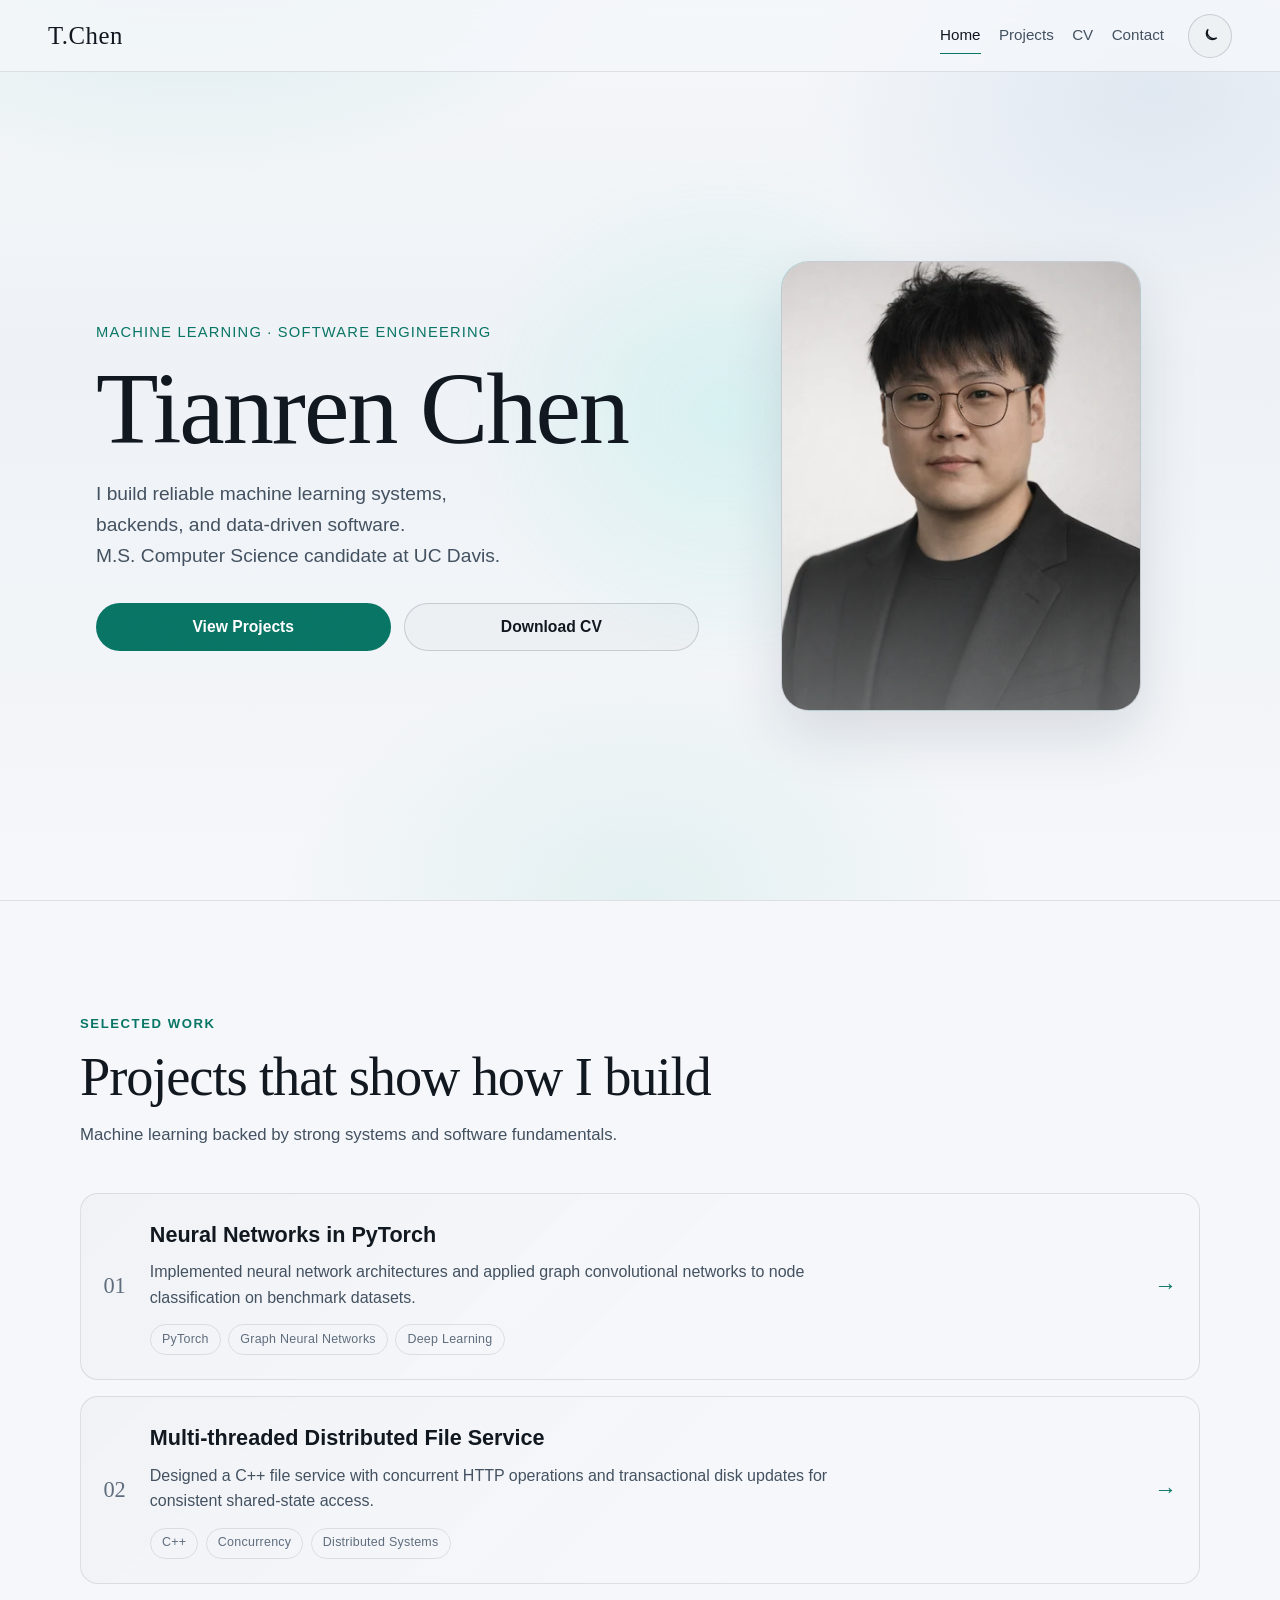
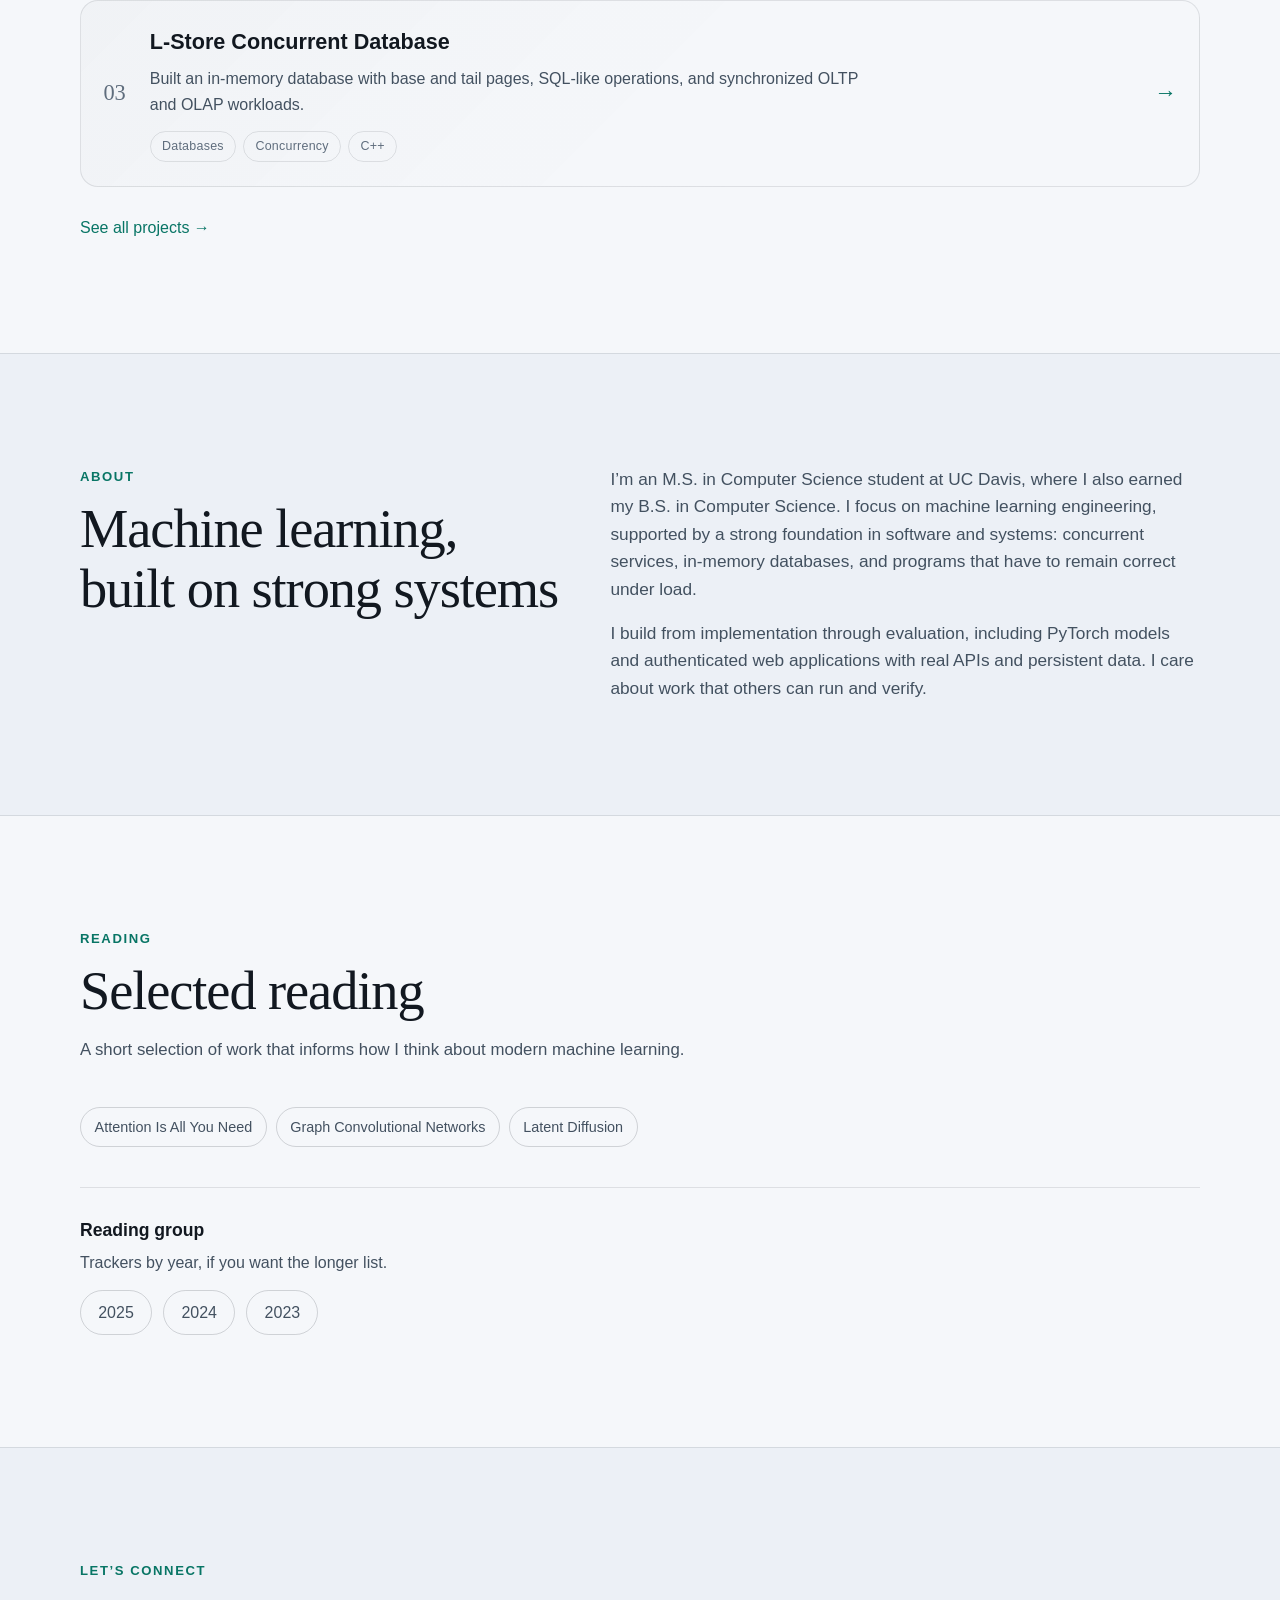
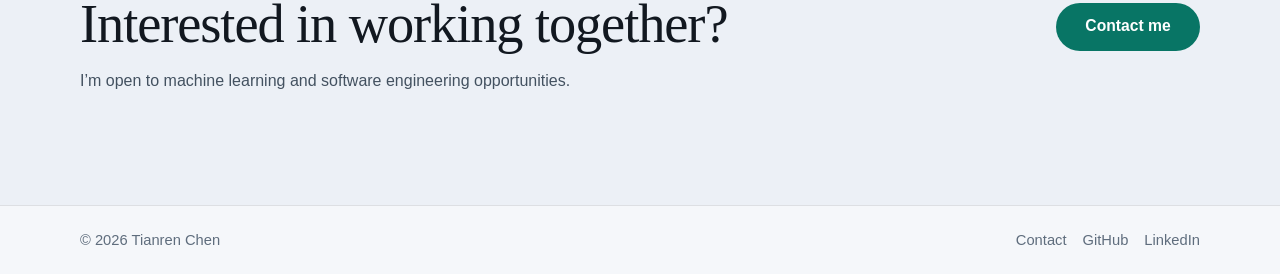
<file: index.html>
<!DOCTYPE html>
<html lang="en">
<head>
  <meta charset="UTF-8" />
  <meta name="viewport" content="width=device-width, initial-scale=1.0, viewport-fit=cover" />
  <meta http-equiv="Content-Security-Policy" content="default-src 'self'; script-src 'self' 'unsafe-inline'; style-src 'self' 'unsafe-inline' https://fonts.googleapis.com; font-src https://fonts.gstatic.com; img-src 'self' data:; connect-src 'self' https://formspree.io; form-action https://formspree.io; object-src 'none'; base-uri 'self'" />
  <meta name="description" content="Tianren Chen — Machine Learning and Software Engineer building reliable ML systems, backends, and data-driven software." />
  <meta name="keywords" content="Tianren Chen, Computer Science, UC Davis, Software Engineering, AI, Machine Learning, Portfolio" />
  <meta name="author" content="Tianren Chen" />
  <meta name="robots" content="index, follow" />

  <meta property="og:title" content="Tianren Chen — Machine Learning &amp; Software Engineer" />
  <meta property="og:description" content="Building reliable ML systems, backends, and data-driven software." />
  <meta property="og:type" content="website" />
  <meta property="og:url" content="https://ctrterry.github.io/" />
  <meta property="og:image" content="https://ctrterry.github.io/assets/img/og.jpg" />

  <meta name="twitter:card" content="summary_large_image" />
  <meta name="twitter:title" content="Tianren Chen — Machine Learning &amp; Software Engineer" />
  <meta name="twitter:description" content="Building reliable ML systems, backends, and data-driven software." />
  <meta name="twitter:image" content="https://ctrterry.github.io/assets/img/og.jpg" />

  <title>Tianren Chen — Machine Learning &amp; Software Engineer</title>
  <link rel="canonical" href="https://ctrterry.github.io/" />
  <link rel="icon" type="image/svg+xml" href="assets/img/favicon.svg" />
  <link rel="icon" type="image/x-icon" href="assets/img/favicon.ico" />
  <script type="application/ld+json">
    {
      "@context": "https://schema.org",
      "@type": "Person",
      "name": "Tianren Chen",
      "url": "https://ctrterry.github.io/",
      "image": "https://ctrterry.github.io/assets/img/og.jpg",
      "jobTitle": "Machine Learning and Software Engineer",
      "email": "mailto:ctrterry@gmail.com",
      "alumniOf": [
        { "@type": "CollegeOrUniversity", "name": "University of California, Davis" }
      ],
      "sameAs": [
        "https://github.com/ctrterry",
        "https://www.linkedin.com/in/ctrterry"
      ]
    }
  </script>

  <link rel="preconnect" href="https://fonts.googleapis.com" />
  <link rel="preconnect" href="https://fonts.gstatic.com" crossorigin />
  <link href="https://fonts.googleapis.com/css2?family=Instrument+Serif:ital@0;1&family=Outfit:wght@300;400;500;600;700&display=swap" rel="stylesheet" />
  <link rel="stylesheet" href="styles/style.css" />
  <script>
    (function () {
      try {
        var saved = localStorage.getItem("theme");
        var theme = saved || (window.matchMedia("(prefers-color-scheme: light)").matches ? "light" : "dark");
        document.documentElement.setAttribute("data-theme", theme);
      } catch (e) {
        document.documentElement.setAttribute("data-theme", "dark");
      }
    })();
  </script>
</head>
<body>
  <a class="skip-link" href="#main">Skip to content</a>
  <div class="noise" aria-hidden="true"></div>
  <div class="wrapper">
    <nav class="navbar" aria-label="Primary navigation">
      <a href="/" class="logo">T.Chen</a>
      <div class="nav-right" id="primary-nav">
        <a href="/" class="active" aria-current="page">Home</a>
        <a href="projects.html">Projects</a>
        <a href="resumes/Tianren_Resume_ML.pdf" target="_blank" rel="noopener" aria-label="CV PDF, opens in a new tab">CV</a>
        <a href="contact.html">Contact</a>
      </div>
      <div class="nav-controls">
        <button class="theme-toggle" type="button" aria-label="Switch to light theme" title="Toggle theme">
          <svg class="theme-icon theme-icon-sun" viewBox="0 0 24 24" aria-hidden="true" fill="none" stroke="currentColor" stroke-width="1.8">
            <circle cx="12" cy="12" r="4" />
            <path d="M12 2v2M12 20v2M4.9 4.9l1.4 1.4M17.7 17.7l1.4 1.4M2 12h2M20 12h2M4.9 19.1l1.4-1.4M17.7 6.3l1.4-1.4" />
          </svg>
          <svg class="theme-icon theme-icon-moon" viewBox="0 0 24 24" aria-hidden="true" fill="none" stroke="currentColor" stroke-width="1.8">
            <path d="M21 14.5A8.5 8.5 0 0 1 9.5 3 7 7 0 1 0 21 14.5z" />
          </svg>
        </button>
        <button class="nav-toggle" type="button" aria-label="Open menu" aria-expanded="false" aria-controls="primary-nav">
          <span></span><span></span>
        </button>
      </div>
    </nav>

    <header class="hero">
      <div class="hero-glow" aria-hidden="true"></div>
      <div class="hero-text reveal">
        <p class="hero-role">Machine Learning · Software Engineering</p>
        <h1>Tianren Chen</h1>
        <p class="hero-lead">
          I build reliable machine learning systems,<br>
          backends, and data-driven software.<br>
          M.S. Computer Science candidate at UC Davis.
        </p>
        <div class="hero-actions">
          <a href="projects.html" class="btn-primary">View Projects</a>
          <a href="resumes/Tianren_Resume_ML.pdf" download class="btn-ghost" aria-label="Download CV PDF">Download CV</a>
        </div>
      </div>
      <div class="hero-visual reveal" data-delay="1">
        <div class="hero-frame">
          <img src="assets/img/self.webp" alt="Portrait of Tianren Chen" width="720" height="900" fetchpriority="high" />
        </div>
      </div>
    </header>

    <section id="main" class="section work-section">
      <div class="section-inner">
        <div class="section-head reveal">
          <p class="eyebrow">Selected work</p>
          <h2>Projects that show how I build</h2>
          <p class="section-sub">Machine learning backed by strong systems and software fundamentals.</p>
        </div>

        <div class="work-list">
          <a href="projects.html#deep-learning-course-project" class="work-item reveal">
            <span class="work-index">01</span>
            <div class="work-copy">
              <h3>Neural Networks in PyTorch</h3>
              <p>Implemented neural network architectures and applied graph convolutional networks to node classification on benchmark datasets.</p>
              <ul class="work-tags">
                <li>PyTorch</li>
                <li>Graph Neural Networks</li>
                <li>Deep Learning</li>
              </ul>
            </div>
            <span class="work-arrow" aria-hidden="true">→</span>
          </a>

          <a href="projects.html#distributed-fs" class="work-item reveal" data-delay="1">
            <span class="work-index">02</span>
            <div class="work-copy">
              <h3>Multi-threaded Distributed File Service</h3>
              <p>Designed a C++ file service with concurrent HTTP operations and transactional disk updates for consistent shared-state access.</p>
              <ul class="work-tags">
                <li>C++</li>
                <li>Concurrency</li>
                <li>Distributed Systems</li>
              </ul>
            </div>
            <span class="work-arrow" aria-hidden="true">→</span>
          </a>

          <a href="projects.html#lstore-db" class="work-item reveal" data-delay="2">
            <span class="work-index">03</span>
            <div class="work-copy">
              <h3>L-Store Concurrent Database</h3>
              <p>Built an in-memory database with base and tail pages, SQL-like operations, and synchronized OLTP and OLAP workloads.</p>
              <ul class="work-tags">
                <li>Databases</li>
                <li>Concurrency</li>
                <li>C++</li>
              </ul>
            </div>
            <span class="work-arrow" aria-hidden="true">→</span>
          </a>
        </div>

        <div class="section-cta reveal">
          <a href="projects.html" class="text-link">See all projects →</a>
        </div>
      </div>
    </section>

    <section id="about" class="section about-section">
      <div class="section-inner about-grid">
        <div class="section-head reveal">
          <p class="eyebrow">About</p>
          <h2>Machine learning, built on strong systems</h2>
        </div>
        <div class="about-copy reveal" data-delay="1">
          <p>
            I’m an M.S. in Computer Science student at UC Davis, where I also earned my B.S. in Computer Science.
            I focus on machine learning engineering, supported by a strong foundation in software and systems:
            concurrent services, in-memory databases, and programs that have to remain correct under load.
          </p>
          <p>
            I build from implementation through evaluation, including PyTorch models and authenticated
            web applications with real APIs and persistent data. I care about work that others can run and verify.
          </p>
        </div>
      </div>
    </section>

    <section id="reading" class="section reading-section">
      <div class="section-inner">
        <div class="section-head reveal">
          <p class="eyebrow">Reading</p>
          <h2>Selected reading</h2>
          <p class="section-sub">A short selection of work that informs how I think about modern machine learning.</p>
        </div>

        <ul class="reading-list reveal">
          <li><a href="https://arxiv.org/abs/1706.03762" target="_blank" rel="noopener" aria-label="Attention Is All You Need, opens in a new tab">Attention Is All You Need</a></li>
          <li><a href="https://arxiv.org/abs/1609.02907" target="_blank" rel="noopener" aria-label="Graph Convolutional Networks, opens in a new tab">Graph Convolutional Networks</a></li>
          <li><a href="https://arxiv.org/abs/2112.10752" target="_blank" rel="noopener" aria-label="Latent Diffusion, opens in a new tab">Latent Diffusion</a></li>
        </ul>

        <div class="discussion reveal">
          <h3>Reading group</h3>
          <p>Trackers by year, if you want the longer list.</p>
          <ul class="discussion-links">
            <li><a href="https://docs.google.com/spreadsheets/d/1cKKFg2zjILwHBISuJCIMwDJIK0FUtJIftuGG9lLRDSo/edit?gid=2049144862#gid=2049144862" target="_blank" rel="noopener" aria-label="2025 reading tracker, opens in a new tab">2025</a></li>
            <li><a href="https://docs.google.com/spreadsheets/d/1YyNrls0FG1jVtHapDFglOy35CCJlYeoDeOvzx7QsefA/edit?gid=2049144862#gid=2049144862" target="_blank" rel="noopener" aria-label="2024 reading tracker, opens in a new tab">2024</a></li>
            <li><a href="https://docs.google.com/spreadsheets/d/1nPFJScmS9t6R2qLEgY5SeBMo0PCMHR1CASnGC47hFE8/edit?gid=2049144862#gid=2049144862" target="_blank" rel="noopener" aria-label="2023 reading tracker, opens in a new tab">2023</a></li>
          </ul>
        </div>
      </div>
    </section>

    <section class="section contact-cta-section">
      <div class="section-inner contact-cta reveal">
        <div>
          <p class="eyebrow">Let’s connect</p>
          <h2>Interested in working together?</h2>
          <p>I’m open to machine learning and software engineering opportunities.</p>
        </div>
        <a href="contact.html" class="btn-primary">Contact me</a>
      </div>
    </section>

    <footer class="footer">
      <div class="footer-inner">
        <p>&copy; <span id="year"></span> Tianren Chen</p>
        <div class="footer-links">
          <a href="contact.html">Contact</a>
          <a href="https://github.com/ctrterry" target="_blank" rel="noopener" aria-label="GitHub, opens in a new tab">GitHub</a>
          <a href="https://www.linkedin.com/in/ctrterry" target="_blank" rel="noopener" aria-label="LinkedIn, opens in a new tab">LinkedIn</a>
        </div>
      </div>
    </footer>
  </div>

  <script src="js/home.js"></script>
</body>
</html>
</file>
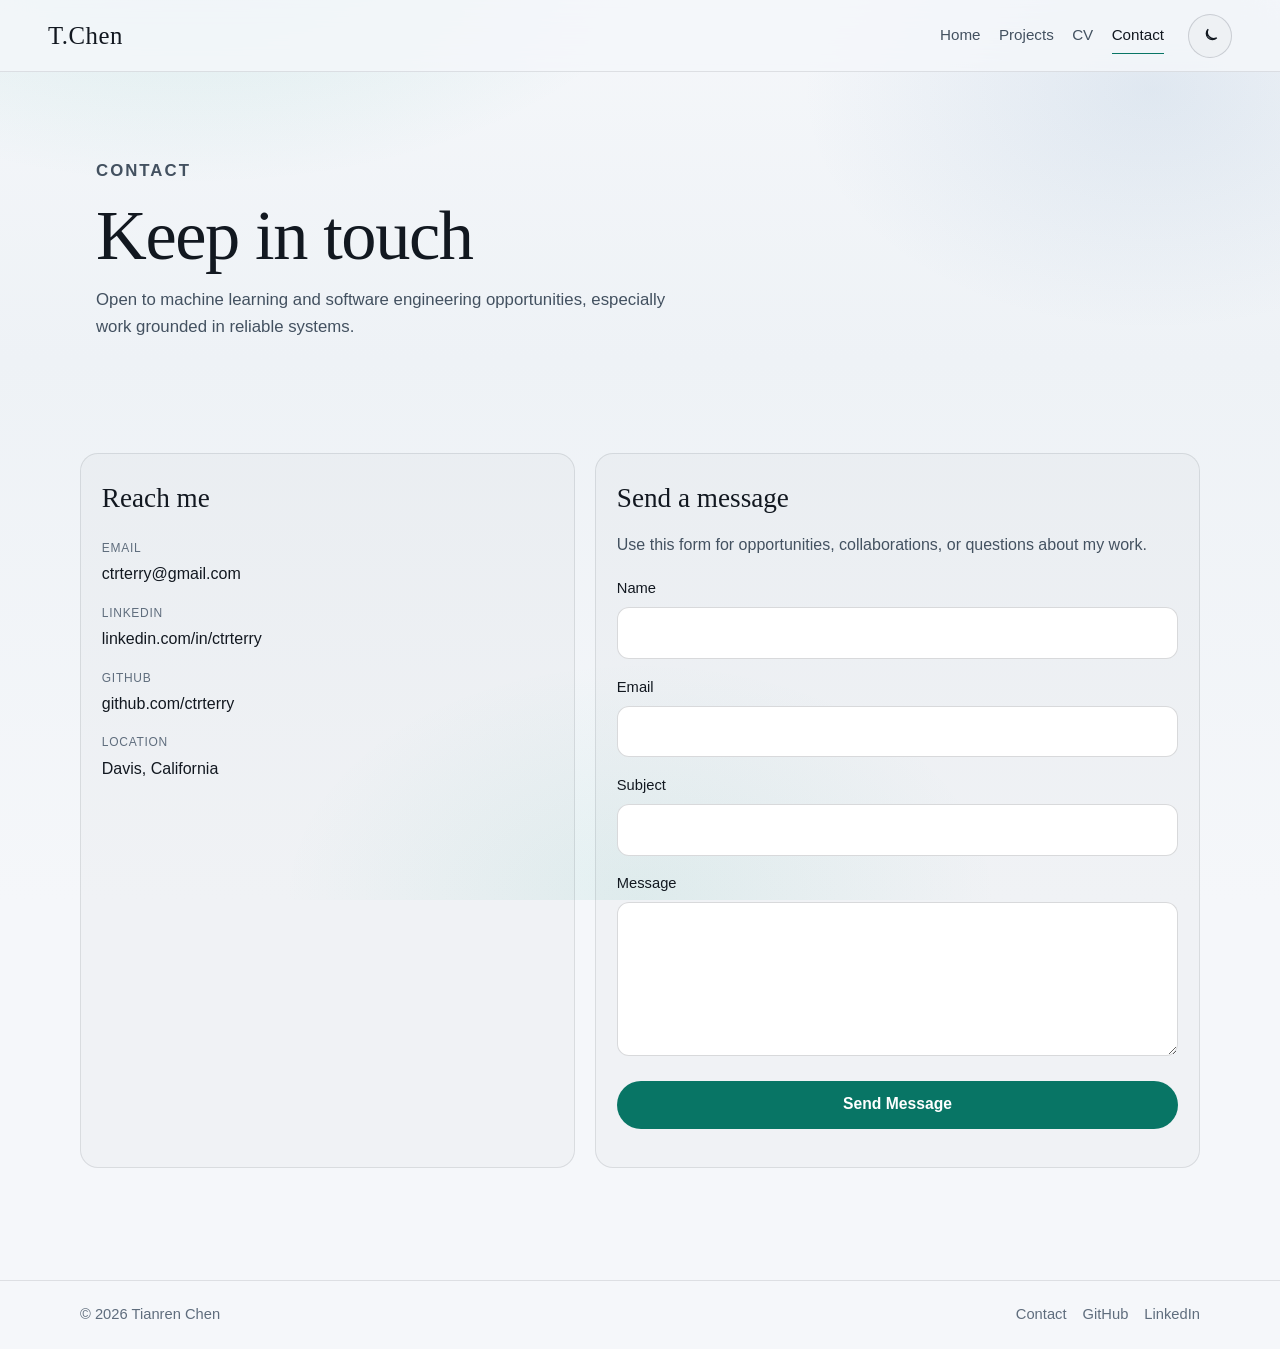
<file: contact.html>
<!DOCTYPE html>
<html lang="en">
<head>
  <meta charset="UTF-8" />
  <meta name="viewport" content="width=device-width, initial-scale=1.0, viewport-fit=cover" />
  <meta http-equiv="Content-Security-Policy" content="default-src 'self'; script-src 'self' 'unsafe-inline'; style-src 'self' 'unsafe-inline' https://fonts.googleapis.com; font-src https://fonts.gstatic.com; img-src 'self' data:; connect-src 'self' https://formspree.io; form-action https://formspree.io; object-src 'none'; base-uri 'self'" />
  <meta name="description" content="Contact Tianren Chen about machine learning and software engineering opportunities." />
  <meta name="keywords" content="Contact Tianren Chen, UC Davis, Software Engineering, AI" />
  <meta name="author" content="Tianren Chen" />
  <meta name="robots" content="index, follow" />

  <meta property="og:title" content="Contact — Tianren Chen" />
  <meta property="og:description" content="Get in touch about machine learning and software engineering opportunities." />
  <meta property="og:type" content="website" />
  <meta property="og:url" content="https://ctrterry.github.io/contact.html" />
  <meta property="og:image" content="https://ctrterry.github.io/assets/img/og.jpg" />

  <meta name="twitter:card" content="summary_large_image" />
  <meta name="twitter:title" content="Contact — Tianren Chen" />
  <meta name="twitter:description" content="Get in touch about machine learning and software engineering opportunities." />
  <meta name="twitter:image" content="https://ctrterry.github.io/assets/img/og.jpg" />

  <title>Contact — Tianren Chen</title>
  <link rel="canonical" href="https://ctrterry.github.io/contact.html" />
  <link rel="icon" type="image/svg+xml" href="assets/img/favicon.svg" />
  <link rel="icon" type="image/x-icon" href="assets/img/favicon.ico" />

  <link rel="preconnect" href="https://fonts.googleapis.com" />
  <link rel="preconnect" href="https://fonts.gstatic.com" crossorigin />
  <link href="https://fonts.googleapis.com/css2?family=Instrument+Serif:ital@0;1&family=Outfit:wght@300;400;500;600;700&display=swap" rel="stylesheet" />
  <link rel="stylesheet" href="styles/style.css" />
  <link rel="stylesheet" href="styles/contact_style.css" />
  <script>
    (function () {
      try {
        var saved = localStorage.getItem("theme");
        var theme = saved || (window.matchMedia("(prefers-color-scheme: light)").matches ? "light" : "dark");
        document.documentElement.setAttribute("data-theme", theme);
      } catch (e) {
        document.documentElement.setAttribute("data-theme", "dark");
      }
    })();
  </script>
</head>
<body>
  <a class="skip-link" href="#main">Skip to content</a>
  <div class="noise" aria-hidden="true"></div>
  <div class="wrapper">
    <nav class="navbar" aria-label="Primary navigation">
      <a href="/" class="logo">T.Chen</a>
      <div class="nav-right" id="primary-nav">
        <a href="/">Home</a>
        <a href="projects.html">Projects</a>
        <a href="resumes/Tianren_Resume_ML.pdf" target="_blank" rel="noopener" aria-label="CV PDF, opens in a new tab">CV</a>
        <a href="contact.html" class="active" aria-current="page">Contact</a>
      </div>
      <div class="nav-controls">
        <button class="theme-toggle" type="button" aria-label="Switch to light theme" title="Toggle theme">
          <svg class="theme-icon theme-icon-sun" viewBox="0 0 24 24" aria-hidden="true" fill="none" stroke="currentColor" stroke-width="1.8">
            <circle cx="12" cy="12" r="4" />
            <path d="M12 2v2M12 20v2M4.9 4.9l1.4 1.4M17.7 17.7l1.4 1.4M2 12h2M20 12h2M4.9 19.1l1.4-1.4M17.7 6.3l1.4-1.4" />
          </svg>
          <svg class="theme-icon theme-icon-moon" viewBox="0 0 24 24" aria-hidden="true" fill="none" stroke="currentColor" stroke-width="1.8">
            <path d="M21 14.5A8.5 8.5 0 0 1 9.5 3 7 7 0 1 0 21 14.5z" />
          </svg>
        </button>
        <button class="nav-toggle" type="button" aria-label="Open menu" aria-expanded="false" aria-controls="primary-nav">
          <span></span><span></span>
        </button>
      </div>
    </nav>

    <header class="page-hero">
      <p class="eyebrow">Contact</p>
      <h1>Keep in touch</h1>
      <p>Open to machine learning and software engineering opportunities, especially work grounded in reliable systems.</p>
    </header>

    <section class="section" id="main">
      <div class="section-inner contact-grid">
        <div class="contact-panel">
          <h2>Reach me</h2>
          <ul class="contact-details">
            <li>
              <span>Email</span>
              <a href="mailto:ctrterry@gmail.com">ctrterry@gmail.com</a>
            </li>
            <li>
              <span>LinkedIn</span>
              <a href="https://www.linkedin.com/in/ctrterry" target="_blank" rel="noopener" aria-label="LinkedIn profile, opens in a new tab">linkedin.com/in/ctrterry</a>
            </li>
            <li>
              <span>GitHub</span>
              <a href="https://github.com/ctrterry" target="_blank" rel="noopener" aria-label="GitHub profile, opens in a new tab">github.com/ctrterry</a>
            </li>
            <li>
              <span>Location</span>
              <span>Davis, California</span>
            </li>
          </ul>
        </div>

        <div class="contact-panel">
          <h2>Send a message</h2>
          <p class="form-note">Use this form for opportunities, collaborations, or questions about my work.</p>
          <form id="contactForm" action="https://formspree.io/f/xovwdwqn" method="POST">
            <div class="form-honeypot" aria-hidden="true">
              <label for="company-website">Leave this field empty</label>
              <input type="text" id="company-website" name="_gotcha" tabindex="-1" autocomplete="off" />
            </div>
            <div class="form-group">
              <label for="name">Name</label>
              <input type="text" id="name" name="name" autocomplete="name" maxlength="100" required />
            </div>
            <div class="form-group">
              <label for="email">Email</label>
              <input type="email" id="email" name="email" autocomplete="email" maxlength="254" required />
            </div>
            <div class="form-group">
              <label for="subject">Subject</label>
              <input type="text" id="subject" name="subject" maxlength="150" required />
            </div>
            <div class="form-group">
              <label for="message">Message</label>
              <textarea id="message" name="message" rows="5" maxlength="5000" required></textarea>
            </div>
            <button type="submit" class="btn-primary submit-btn">Send Message</button>
          </form>
          <div id="form-status" class="form-status" role="status"></div>
        </div>
      </div>
    </section>

    <footer class="footer">
      <div class="footer-inner">
        <p>&copy; <span id="year"></span> Tianren Chen</p>
        <div class="footer-links">
          <a href="contact.html">Contact</a>
          <a href="https://github.com/ctrterry" target="_blank" rel="noopener" aria-label="GitHub, opens in a new tab">GitHub</a>
          <a href="https://www.linkedin.com/in/ctrterry" target="_blank" rel="noopener" aria-label="LinkedIn, opens in a new tab">LinkedIn</a>
        </div>
      </div>
    </footer>
  </div>

  <script src="js/home.js"></script>
  <script src="js/contact.js"></script>
</body>
</html>
</file>
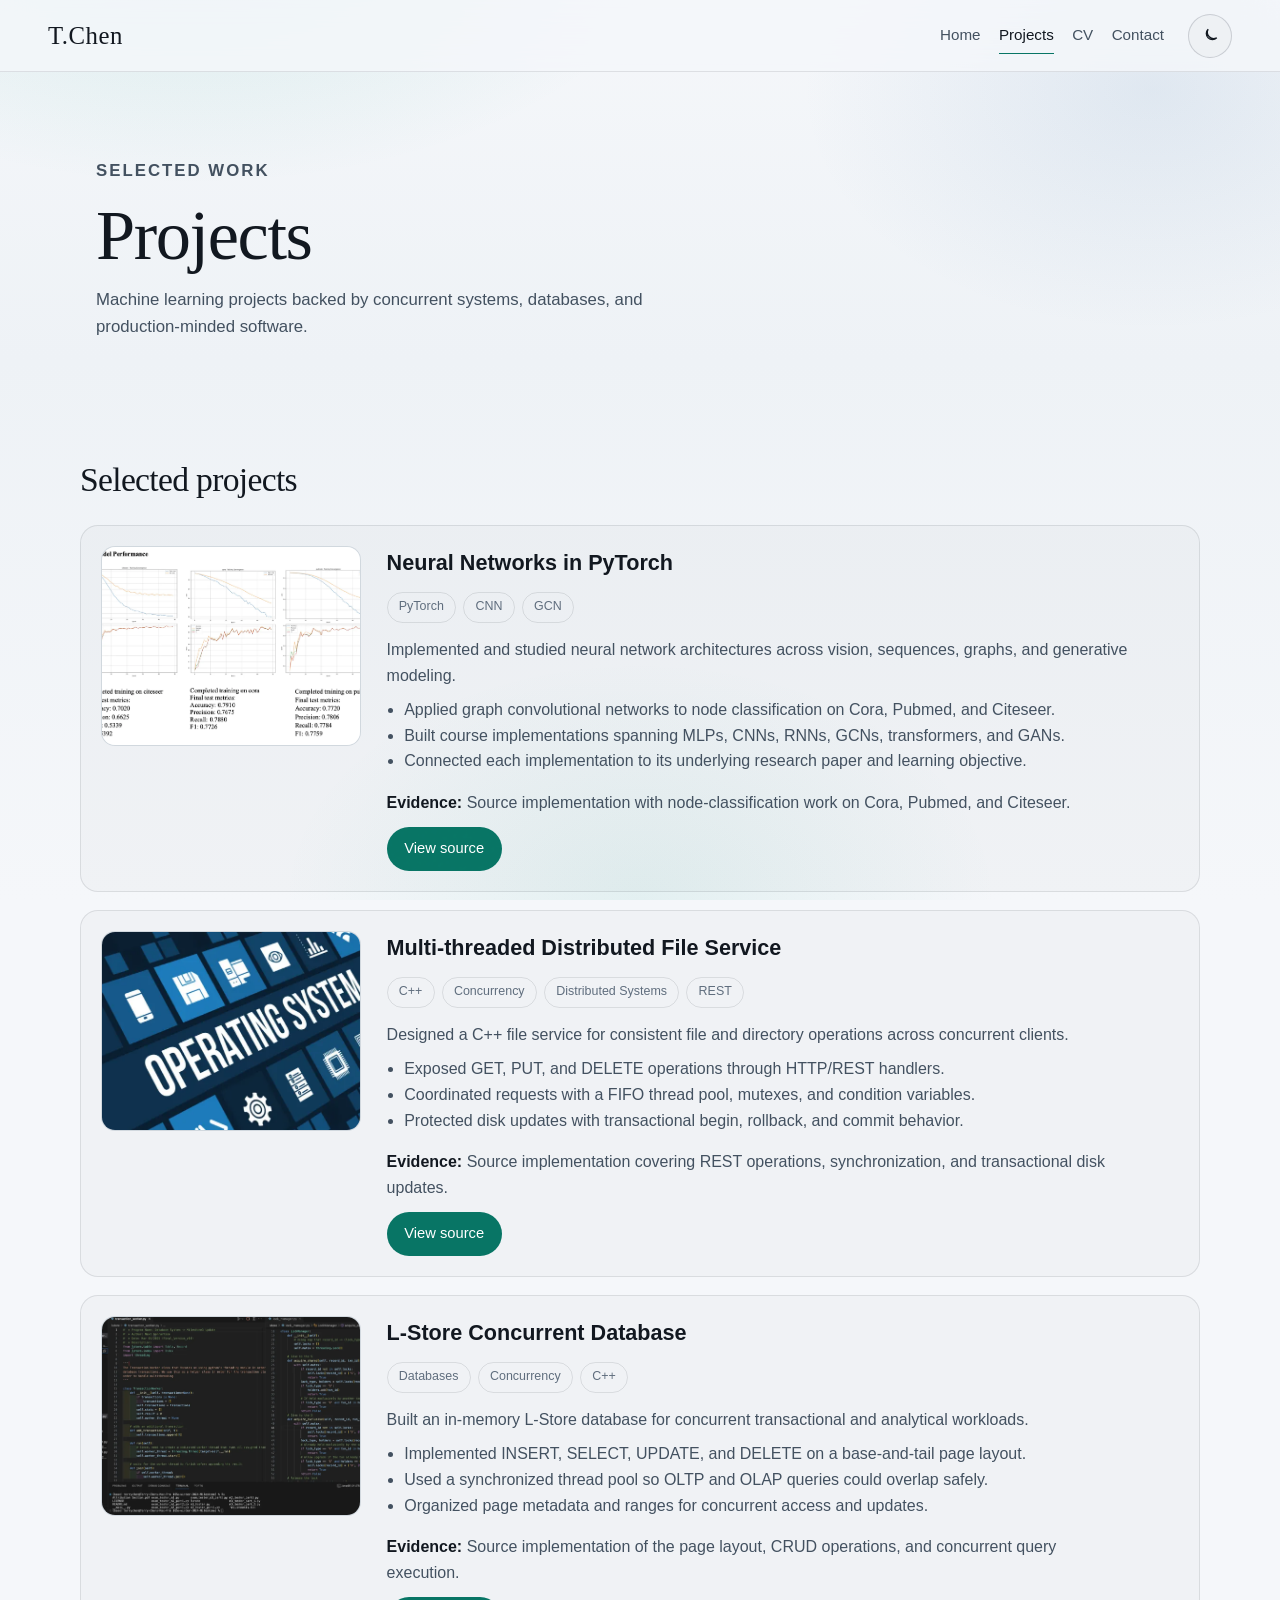
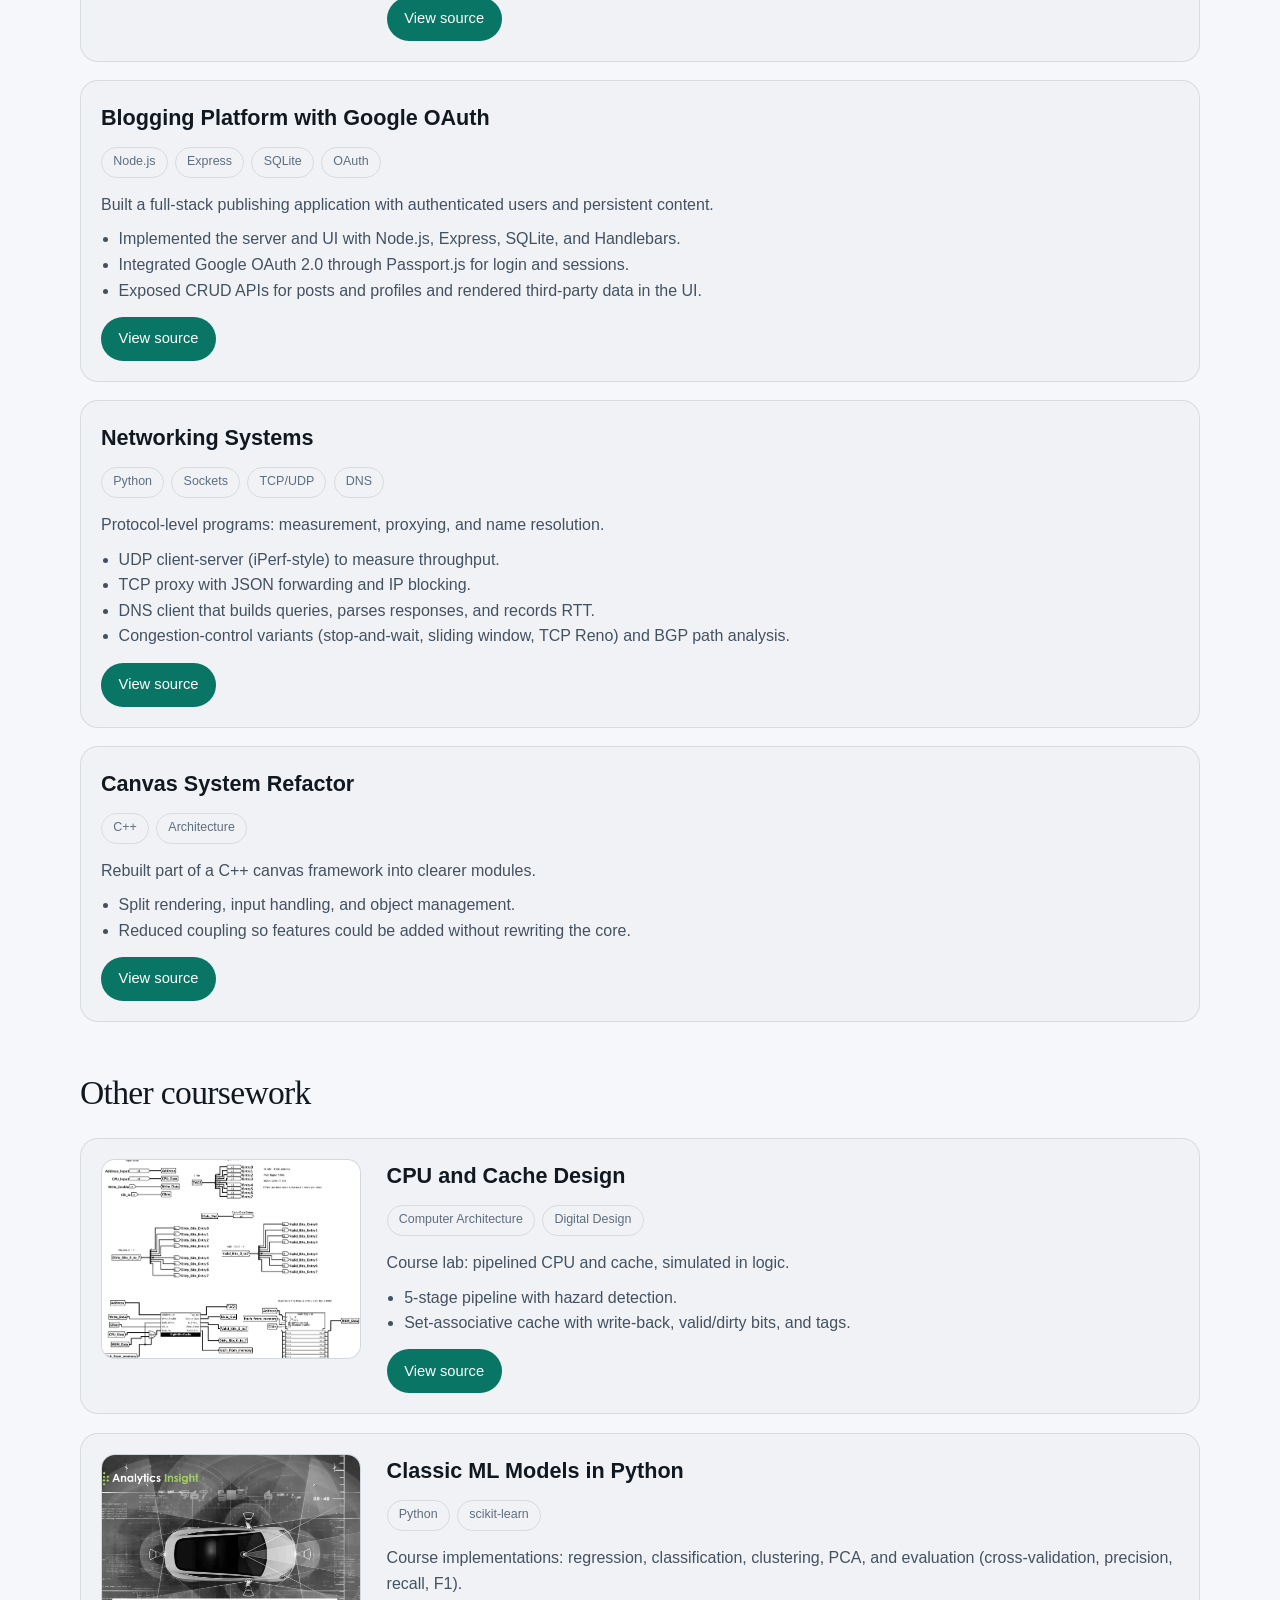
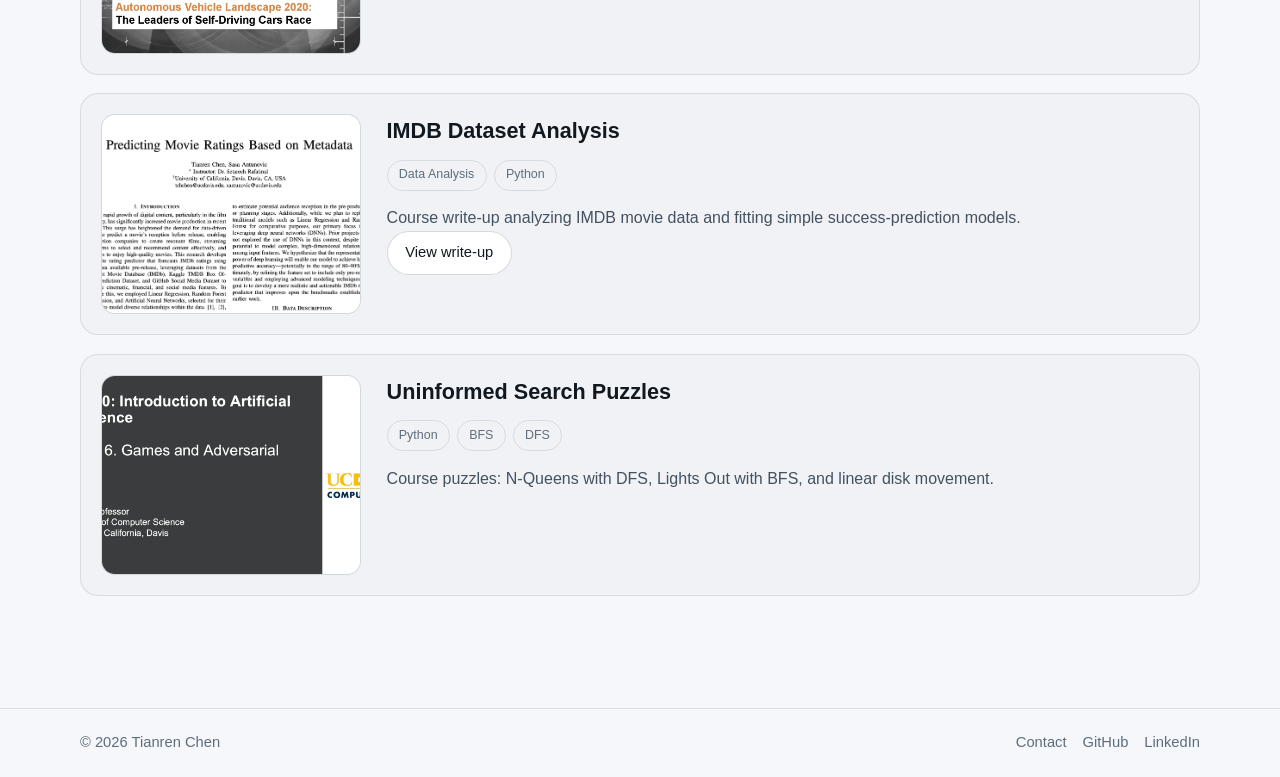
<file: projects.html>
<!DOCTYPE html>
<html lang="en">
<head>
  <meta charset="UTF-8" />
  <meta name="viewport" content="width=device-width, initial-scale=1.0, viewport-fit=cover" />
  <meta http-equiv="Content-Security-Policy" content="default-src 'self'; script-src 'self' 'unsafe-inline'; style-src 'self' 'unsafe-inline' https://fonts.googleapis.com; font-src https://fonts.gstatic.com; img-src 'self' data:; connect-src 'self' https://formspree.io; form-action https://formspree.io; object-src 'none'; base-uri 'self'" />
  <meta name="description" content="Projects by Tianren Chen — machine learning, concurrent systems, databases, and full-stack software." />
  <meta name="keywords" content="Tianren Chen Projects, Distributed Systems, Machine Learning, UC Davis, Software Engineering" />
  <meta name="author" content="Tianren Chen" />
  <meta name="robots" content="index, follow" />

  <meta property="og:title" content="Projects — Tianren Chen" />
  <meta property="og:description" content="Machine learning projects backed by strong systems and software foundations." />
  <meta property="og:type" content="website" />
  <meta property="og:url" content="https://ctrterry.github.io/projects.html" />
  <meta property="og:image" content="https://ctrterry.github.io/assets/img/og.jpg" />

  <meta name="twitter:card" content="summary_large_image" />
  <meta name="twitter:title" content="Projects — Tianren Chen" />
  <meta name="twitter:description" content="Machine learning projects backed by strong systems and software foundations." />
  <meta name="twitter:image" content="https://ctrterry.github.io/assets/img/og.jpg" />

  <title>Projects — Tianren Chen</title>
  <link rel="canonical" href="https://ctrterry.github.io/projects.html" />
  <link rel="icon" type="image/svg+xml" href="assets/img/favicon.svg" />
  <link rel="icon" type="image/x-icon" href="assets/img/favicon.ico" />

  <link rel="preconnect" href="https://fonts.googleapis.com" />
  <link rel="preconnect" href="https://fonts.gstatic.com" crossorigin />
  <link href="https://fonts.googleapis.com/css2?family=Instrument+Serif:ital@0;1&family=Outfit:wght@300;400;500;600;700&display=swap" rel="stylesheet" />
  <link rel="stylesheet" href="styles/style.css" />
  <link rel="stylesheet" href="styles/projects_style.css" />
  <script>
    (function () {
      try {
        var saved = localStorage.getItem("theme");
        var theme = saved || (window.matchMedia("(prefers-color-scheme: light)").matches ? "light" : "dark");
        document.documentElement.setAttribute("data-theme", theme);
      } catch (e) {
        document.documentElement.setAttribute("data-theme", "dark");
      }
    })();
  </script>
</head>
<body>
  <a class="skip-link" href="#main">Skip to content</a>
  <div class="noise" aria-hidden="true"></div>
  <div class="wrapper">
    <nav class="navbar" aria-label="Primary navigation">
      <a href="/" class="logo">T.Chen</a>
      <div class="nav-right" id="primary-nav">
        <a href="/">Home</a>
        <a href="projects.html" class="active" aria-current="page">Projects</a>
        <a href="resumes/Tianren_Resume_ML.pdf" target="_blank" rel="noopener" aria-label="CV PDF, opens in a new tab">CV</a>
        <a href="contact.html">Contact</a>
      </div>
      <div class="nav-controls">
        <button class="theme-toggle" type="button" aria-label="Switch to light theme" title="Toggle theme">
          <svg class="theme-icon theme-icon-sun" viewBox="0 0 24 24" aria-hidden="true" fill="none" stroke="currentColor" stroke-width="1.8">
            <circle cx="12" cy="12" r="4" />
            <path d="M12 2v2M12 20v2M4.9 4.9l1.4 1.4M17.7 17.7l1.4 1.4M2 12h2M20 12h2M4.9 19.1l1.4-1.4M17.7 6.3l1.4-1.4" />
          </svg>
          <svg class="theme-icon theme-icon-moon" viewBox="0 0 24 24" aria-hidden="true" fill="none" stroke="currentColor" stroke-width="1.8">
            <path d="M21 14.5A8.5 8.5 0 0 1 9.5 3 7 7 0 1 0 21 14.5z" />
          </svg>
        </button>
        <button class="nav-toggle" type="button" aria-label="Open menu" aria-expanded="false" aria-controls="primary-nav">
          <span></span><span></span>
        </button>
      </div>
    </nav>

    <header class="page-hero">
      <p class="eyebrow">Selected work</p>
      <h1>Projects</h1>
      <p>Machine learning projects backed by concurrent systems, databases, and production-minded software.</p>
    </header>

    <section class="section" id="main">
      <div class="section-inner">
        <div class="projects-container"></div>
      </div>
    </section>

    <footer class="footer">
      <div class="footer-inner">
        <p>&copy; <span id="year"></span> Tianren Chen</p>
        <div class="footer-links">
          <a href="contact.html">Contact</a>
          <a href="https://github.com/ctrterry" target="_blank" rel="noopener" aria-label="GitHub, opens in a new tab">GitHub</a>
          <a href="https://www.linkedin.com/in/ctrterry" target="_blank" rel="noopener" aria-label="LinkedIn, opens in a new tab">LinkedIn</a>
        </div>
      </div>
    </footer>
  </div>

  <script src="js/home.js"></script>
  <script src="js/projects.js"></script>
</body>
</html>
</file>
<file: styles/style.css>
/* Tianren Chen — Homepage */

:root,
html[data-theme="dark"] {
  --bg: #0b0f14;
  --bg-mid: #0e141c;
  --bg-elevated: #121821;
  --bg-soft: #161d28;
  --ink: #e8eef6;
  --ink-muted: #aab6c5;
  --ink-faint: #8291a3;
  --accent: #5eead4;
  --accent-hover: #8af0de;
  --accent-ink: #041016;
  --accent-soft: rgba(94, 234, 212, 0.14);
  --line: rgba(232, 238, 246, 0.1);
  --line-strong: rgba(232, 238, 246, 0.18);
  --shadow: 0 30px 80px rgba(0, 0, 0, 0.45);
  --nav-bg: rgba(11, 15, 20, 0.72);
  --nav-bg-solid: rgba(11, 15, 20, 0.96);
  --panel: rgba(255, 255, 255, 0.03);
  --panel-soft: rgba(255, 255, 255, 0.015);
  --about-bg: rgba(18, 24, 33, 0.55);
  --hero-fade: rgba(11, 15, 20, 0.55);
  --glow-a: rgba(94, 234, 212, 0.12);
  --glow-b: rgba(56, 120, 180, 0.18);
  --glow-c: rgba(94, 234, 212, 0.06);
  --noise-opacity: 0.022;
  --radius: 18px;
  --font-sans: "Outfit", sans-serif;
  --font-display: "Instrument Serif", Georgia, serif;
  --max: 1120px;
  --nav-h: 72px;
  --ease: cubic-bezier(0.22, 1, 0.36, 1);
  --page-x: clamp(1rem, 4.2vw, 3rem);
  --tap: 44px;
}

html[data-theme="light"] {
  --bg: #f5f7fa;
  --bg-mid: #eef2f6;
  --bg-elevated: #ffffff;
  --bg-soft: #e8eef4;
  --ink: #121820;
  --ink-muted: #435160;
  --ink-faint: #5f6d7d;
  --accent: #087565;
  --accent-hover: #065f54;
  --accent-ink: #ffffff;
  --accent-soft: rgba(8, 117, 101, 0.12);
  --line: rgba(18, 24, 32, 0.1);
  --line-strong: rgba(18, 24, 32, 0.16);
  --shadow: 0 24px 60px rgba(18, 32, 48, 0.12);
  --nav-bg: rgba(245, 247, 250, 0.82);
  --nav-bg-solid: rgba(245, 247, 250, 0.98);
  --panel: rgba(18, 24, 32, 0.02);
  --panel-soft: rgba(255, 255, 255, 0.7);
  --about-bg: rgba(232, 238, 244, 0.75);
  --hero-fade: rgba(245, 247, 250, 0.35);
  --glow-a: rgba(15, 159, 138, 0.14);
  --glow-b: rgba(80, 130, 180, 0.12);
  --glow-c: rgba(15, 159, 138, 0.08);
  --noise-opacity: 0.025;
}

*,
*::before,
*::after {
  margin: 0;
  padding: 0;
  box-sizing: border-box;
}

html {
  font-size: 100%;
  -webkit-text-size-adjust: 100%;
  text-size-adjust: 100%;
  scroll-behavior: smooth;
  scroll-padding-top: calc(var(--nav-h) + 0.5rem + env(safe-area-inset-top));
}

.skip-link {
  position: absolute;
  left: max(1rem, env(safe-area-inset-left));
  top: -4rem;
  z-index: 80;
  padding: 0.55rem 0.9rem;
  border-radius: 999px;
  background: var(--accent);
  color: var(--accent-ink);
  font-weight: 600;
}

.skip-link:focus {
  top: max(0.75rem, env(safe-area-inset-top));
}

:focus-visible {
  outline: 2px solid var(--accent);
  outline-offset: 3px;
}

body {
  min-height: 100%;
  min-height: 100dvh;
  font-family: var(--font-sans);
  background: var(--bg);
  color: var(--ink);
  line-height: 1.6;
  -webkit-font-smoothing: antialiased;
  overflow-x: hidden;
  overflow-wrap: break-word;
  transition: background-color 0.35s var(--ease), color 0.35s var(--ease);
}

body::before {
  content: "";
  position: fixed;
  inset: 0;
  z-index: -2;
  background:
    radial-gradient(900px 500px at 15% -10%, var(--glow-a), transparent 55%),
    radial-gradient(700px 480px at 90% 10%, var(--glow-b), transparent 50%),
    radial-gradient(600px 400px at 50% 100%, var(--glow-c), transparent 60%),
    linear-gradient(180deg, var(--bg) 0%, var(--bg-mid) 40%, var(--bg) 100%);
  transition: background 0.35s var(--ease);
}

.noise {
  pointer-events: none;
  position: fixed;
  inset: 0;
  z-index: 50;
  opacity: var(--noise-opacity);
  mix-blend-mode: soft-light;
  background-image: url("data:image/svg+xml,%3Csvg viewBox='0 0 200 200' xmlns='http://www.w3.org/2000/svg'%3E%3Cfilter id='n'%3E%3CfeTurbulence type='fractalNoise' baseFrequency='0.85' numOctaves='3' stitchTiles='stitch'/%3E%3C/filter%3E%3Crect width='100%25' height='100%25' filter='url(%23n)'/%3E%3C/svg%3E");
}

a {
  color: inherit;
  text-decoration: none;
}

img {
  max-width: 100%;
  height: auto;
  display: block;
}

.wrapper {
  display: flex;
  flex-direction: column;
  min-height: 100dvh;
}

/* Nav */
.navbar {
  position: sticky;
  top: 0;
  z-index: 40;
  display: flex;
  align-items: center;
  justify-content: space-between;
  gap: 0.75rem;
  min-height: var(--nav-h);
  padding-top: max(0.75rem, env(safe-area-inset-top));
  padding-bottom: 0.75rem;
  padding-left: max(var(--page-x), env(safe-area-inset-left));
  padding-right: max(var(--page-x), env(safe-area-inset-right));
  backdrop-filter: blur(16px);
  -webkit-backdrop-filter: blur(16px);
  background: var(--nav-bg);
  border-bottom: 1px solid var(--line);
}

.nav-controls {
  display: flex;
  align-items: center;
  gap: 0.55rem;
  flex-shrink: 0;
}

.theme-toggle {
  width: var(--tap);
  height: var(--tap);
  border: 1px solid var(--line-strong);
  border-radius: 999px;
  background: var(--panel);
  color: var(--ink);
  cursor: pointer;
  display: grid;
  place-items: center;
  transition: border-color 0.25s var(--ease), background 0.25s var(--ease), color 0.25s var(--ease);
}

.theme-toggle:hover {
  border-color: var(--accent);
  color: var(--accent);
  background: var(--accent-soft);
}

.theme-icon {
  width: 18px;
  height: 18px;
}

html[data-theme="dark"] .theme-icon-moon,
html[data-theme="light"] .theme-icon-sun {
  display: none;
}

.logo {
  font-family: var(--font-display);
  font-size: clamp(1.2rem, 3.8vw, 1.55rem);
  letter-spacing: 0.02em;
  min-width: 0;
  transition: color 0.3s var(--ease);
}

.logo:hover {
  color: var(--accent);
}

.nav-right {
  display: flex;
  align-items: center;
  flex-wrap: wrap;
  justify-content: flex-end;
  gap: 0.35rem 1.15rem;
  margin-left: auto;
  margin-right: 0.75rem;
}

.nav-right a {
  position: relative;
  color: var(--ink-muted);
  font-size: 0.95rem;
  font-weight: 400;
  transition: color 0.25s var(--ease);
}

.nav-right a:hover,
.nav-right a.active {
  color: var(--ink);
}

.nav-right a::after {
  content: "";
  position: absolute;
  left: 0;
  bottom: -6px;
  width: 100%;
  height: 1px;
  background: var(--accent);
  transform: scaleX(0);
  transform-origin: left;
  transition: transform 0.3s var(--ease);
}

.nav-right a:hover::after,
.nav-right a.active::after {
  transform: scaleX(1);
}

.nav-toggle {
  display: none;
  width: var(--tap);
  height: var(--tap);
  border: 1px solid var(--line-strong);
  border-radius: 999px;
  background: transparent;
  cursor: pointer;
  place-items: center;
  gap: 5px;
  flex-direction: column;
}

.nav-toggle span {
  display: block;
  width: 16px;
  height: 1.5px;
  background: var(--ink);
  transition: transform 0.3s var(--ease), opacity 0.3s;
}

.nav-toggle[aria-expanded="true"] span:first-child {
  transform: translateY(3.25px) rotate(45deg);
}

.nav-toggle[aria-expanded="true"] span:last-child {
  transform: translateY(-3.25px) rotate(-45deg);
}

/* Hero */
.hero {
  position: relative;
  overflow: clip;
  display: grid;
  grid-template-columns: 1.15fr 0.85fr;
  align-items: center;
  gap: 2.5rem;
  min-height: calc(100svh - var(--nav-h));
  padding: clamp(2.5rem, 6vw, 5rem) max(var(--page-x), env(safe-area-inset-right)) clamp(2.5rem, 6vw, 5rem) max(var(--page-x), env(safe-area-inset-left));
  max-width: calc(var(--max) + 4rem);
  margin: 0 auto;
  width: 100%;
}

.hero-glow {
  position: absolute;
  inset: 10% auto auto 35%;
  width: min(520px, 70vw);
  height: min(520px, 70vw);
  border-radius: 50%;
  background: radial-gradient(circle, rgba(94, 234, 212, 0.16), transparent 68%);
  filter: blur(10px);
  pointer-events: none;
  z-index: 0;
}

.hero-text,
.hero-visual {
  position: relative;
  z-index: 1;
  min-width: 0;
}

.hero-role {
  color: var(--accent);
  font-size: 0.92rem;
  font-weight: 500;
  letter-spacing: 0.08em;
  text-transform: uppercase;
  margin-bottom: 1rem;
}

.hero h1 {
  font-family: var(--font-display);
  font-weight: 400;
  font-size: clamp(2.55rem, 11vw, 6.4rem);
  line-height: 0.95;
  letter-spacing: -0.02em;
  margin-bottom: 1.35rem;
}

.hero-lead {
  max-width: 34rem;
  color: var(--ink-muted);
  font-size: clamp(1rem, 2.4vw, 1.2rem);
  margin-bottom: 2rem;
}

.hero-actions {
  display: flex;
  flex-wrap: wrap;
  gap: 0.85rem;
}

.hero-actions .btn-primary,
.hero-actions .btn-ghost {
  flex: 1 1 10.5rem;
}

.hero-lead em {
  font-family: var(--font-display);
  font-style: italic;
  color: var(--ink);
}

.btn-primary,
.btn-ghost {
  display: inline-flex;
  align-items: center;
  justify-content: center;
  min-height: 48px;
  padding: 0.8rem 1.35rem;
  border: 1px solid transparent;
  border-radius: 999px;
  font-weight: 600;
  font-size: 0.98rem;
  line-height: 1.2;
  transition: transform 0.3s var(--ease), background 0.3s var(--ease), border-color 0.3s var(--ease), color 0.3s var(--ease);
}

.btn-primary {
  background: var(--accent);
  color: var(--accent-ink);
}

.btn-primary:hover {
  transform: translateY(-2px);
  background: var(--accent-hover);
}

.btn-ghost {
  border: 1px solid var(--line-strong);
  color: var(--ink);
  background: var(--panel);
}

.btn-ghost:hover {
  transform: translateY(-2px);
  border-color: var(--accent);
  color: var(--accent);
}

.hero-visual {
  display: flex;
  justify-content: center;
}

.hero-frame {
  position: relative;
  width: min(360px, 78vw);
  aspect-ratio: 4 / 5;
  border-radius: 28px;
  overflow: hidden;
  background:
    linear-gradient(160deg, rgba(94, 234, 212, 0.18), transparent 45%),
    var(--bg-soft);
  border: 1px solid var(--line-strong);
  box-shadow: var(--shadow);
  animation: floaty 7s ease-in-out infinite;
}

.hero-frame::after {
  content: "";
  position: absolute;
  inset: 0;
  background: linear-gradient(180deg, transparent 55%, var(--hero-fade));
  pointer-events: none;
}

.hero-frame img {
  width: 100%;
  height: 100%;
  object-fit: cover;
  object-position: center top;
}

@keyframes floaty {
  0%, 100% { transform: translateY(0); }
  50% { transform: translateY(-10px); }
}

/* Sections */
.section {
  padding-top: clamp(4rem, 9vw, 7rem);
  padding-bottom: clamp(4rem, 9vw, 7rem);
  padding-left: max(var(--page-x), env(safe-area-inset-left));
  padding-right: max(var(--page-x), env(safe-area-inset-right));
}

.section-inner {
  max-width: var(--max);
  margin: 0 auto;
}

.section-head {
  max-width: 40rem;
  margin-bottom: 2.75rem;
}

.eyebrow {
  color: var(--accent);
  font-size: 0.82rem;
  font-weight: 600;
  letter-spacing: 0.12em;
  text-transform: uppercase;
  margin-bottom: 0.85rem;
}

.section-head h2,
.about-section h2 {
  font-family: var(--font-display);
  font-weight: 400;
  font-size: clamp(2.2rem, 4.5vw, 3.4rem);
  line-height: 1.1;
  letter-spacing: -0.02em;
}

.section-sub {
  margin-top: 0.9rem;
  color: var(--ink-muted);
  font-size: 1.05rem;
}

/* Work */
.work-section {
  border-top: 1px solid var(--line);
}

.work-list {
  display: grid;
  gap: 1rem;
}

.work-item {
  display: grid;
  grid-template-columns: auto minmax(0, 1fr) auto;
  gap: 1.25rem 1.5rem;
  align-items: center;
  min-width: 0;
  padding: 1.5rem 1.4rem;
  border: 1px solid var(--line);
  border-radius: var(--radius);
  background: linear-gradient(135deg, var(--panel), transparent 55%);
  transition: border-color 0.3s var(--ease), transform 0.3s var(--ease), background 0.3s var(--ease);
}

.work-item:hover {
  border-color: var(--accent);
  transform: translateY(-3px);
  background: linear-gradient(135deg, var(--accent-soft), transparent 60%);
}

.work-index {
  font-family: var(--font-display);
  font-size: 1.4rem;
  color: var(--ink-faint);
}

.work-copy {
  min-width: 0;
}

.work-copy h3 {
  font-size: clamp(1.1rem, 3.4vw, 1.35rem);
  font-weight: 600;
  margin-bottom: 0.45rem;
}

.work-copy p {
  color: var(--ink-muted);
  max-width: 46rem;
  margin-bottom: 0.85rem;
}

.work-tags {
  display: flex;
  flex-wrap: wrap;
  gap: 0.45rem;
  list-style: none;
}

.work-tags li {
  padding: 0.28rem 0.7rem;
  border-radius: 999px;
  border: 1px solid var(--line);
  color: var(--ink-faint);
  font-size: 0.78rem;
  letter-spacing: 0.02em;
}

.work-arrow {
  color: var(--accent);
  font-size: 1.4rem;
  transition: transform 0.3s var(--ease);
}

.work-item:hover .work-arrow {
  transform: translateX(4px);
}

.section-cta {
  margin-top: 1.75rem;
}

.text-link {
  color: var(--accent);
  font-weight: 500;
  transition: letter-spacing 0.3s var(--ease);
}

.text-link:hover {
  letter-spacing: 0.02em;
}

/* About */
.about-section {
  background: var(--about-bg);
  border-top: 1px solid var(--line);
  border-bottom: 1px solid var(--line);
}

.about-grid {
  display: grid;
  grid-template-columns: 0.9fr 1.1fr;
  gap: 2rem 3rem;
  align-items: start;
}

.about-copy p + p {
  margin-top: 1rem;
}

.about-copy p {
  color: var(--ink-muted);
  font-size: 1.08rem;
  max-width: 38rem;
}

/* Reading */
.papers-grid {
  display: grid;
  grid-template-columns: repeat(3, 1fr);
  gap: 1.25rem;
}

.paper-group {
  padding: 1.4rem 1.25rem 1.5rem;
  border: 1px solid var(--line);
  border-radius: var(--radius);
  background: var(--panel-soft);
}

.paper-group h3 {
  font-family: var(--font-display);
  font-size: 1.55rem;
  font-weight: 400;
  margin-bottom: 1.1rem;
  padding-bottom: 0.75rem;
  border-bottom: 1px solid var(--line);
}

.paper-list {
  list-style: none;
  display: grid;
  gap: 0.95rem;
}

.paper-list li {
  display: grid;
  gap: 0.2rem;
}

.paper-list span {
  color: var(--ink-faint);
  font-size: 0.75rem;
  letter-spacing: 0.06em;
  text-transform: uppercase;
}

.paper-list a {
  color: var(--ink);
  transition: color 0.25s var(--ease);
}

.paper-list a:hover {
  color: var(--accent);
}

.discussion {
  margin-top: 2.5rem;
  padding-top: 1.75rem;
  border-top: 1px solid var(--line);
}

.discussion h3 {
  font-size: 1.1rem;
  margin-bottom: 0.35rem;
}

.discussion p {
  color: var(--ink-muted);
  margin-bottom: 0.9rem;
}

.discussion-links {
  display: flex;
  flex-wrap: wrap;
  gap: 0.7rem;
  list-style: none;
}

.discussion-links a {
  display: inline-flex;
  min-width: 72px;
  min-height: var(--tap);
  align-items: center;
  justify-content: center;
  padding: 0.55rem 0.9rem;
  border-radius: 999px;
  border: 1px solid var(--line-strong);
  color: var(--ink-muted);
  transition: border-color 0.25s var(--ease), color 0.25s var(--ease), background 0.25s var(--ease);
}

.discussion-links a:hover {
  color: var(--accent);
  border-color: var(--accent);
  background: var(--accent-soft);
}

.reading-list {
  display: flex;
  flex-wrap: wrap;
  gap: 0.55rem;
  list-style: none;
  margin-bottom: 1.75rem;
}

.reading-list a {
  display: inline-flex;
  align-items: center;
  min-height: 2.5rem;
  padding: 0.45rem 0.85rem;
  border-radius: 999px;
  border: 1px solid var(--line-strong);
  color: var(--ink-muted);
  font-size: 0.9rem;
  transition: border-color 0.25s var(--ease), color 0.25s var(--ease), background 0.25s var(--ease);
}

.reading-list a:hover {
  color: var(--accent);
  border-color: var(--accent);
  background: var(--accent-soft);
}

/* Contact callout */
.contact-cta-section {
  border-top: 1px solid var(--line);
  background: var(--about-bg);
}

.contact-cta {
  display: flex;
  align-items: center;
  justify-content: space-between;
  gap: 2rem;
}

.contact-cta h2 {
  font-family: var(--font-display);
  font-size: clamp(2.2rem, 4.5vw, 3.4rem);
  font-weight: 400;
  line-height: 1.1;
  letter-spacing: -0.02em;
}

.contact-cta p:not(.eyebrow) {
  margin-top: 0.8rem;
  color: var(--ink-muted);
}

.contact-cta .btn-primary {
  flex: 0 0 auto;
  min-width: 9rem;
}

/* Inner page hero */
.page-hero {
  padding: clamp(2.5rem, 6vw, 4.5rem) max(var(--page-x), env(safe-area-inset-right)) 0 max(var(--page-x), env(safe-area-inset-left));
  max-width: calc(var(--max) + 4rem);
  margin: 0 auto;
  width: 100%;
}

.page-hero h1 {
  font-family: var(--font-display);
  font-weight: 400;
  font-size: clamp(2.2rem, 8vw, 4.4rem);
  letter-spacing: -0.02em;
  line-height: 1.05;
}

.page-hero p {
  margin-top: 0.9rem;
  color: var(--ink-muted);
  max-width: 38rem;
  font-size: 1.05rem;
}

/* Footer */
.footer {
  margin-top: auto;
  border-top: 1px solid var(--line);
  padding: 1.4rem max(var(--page-x), env(safe-area-inset-right)) calc(1.4rem + env(safe-area-inset-bottom)) max(var(--page-x), env(safe-area-inset-left));
}

.footer-inner {
  max-width: var(--max);
  margin: 0 auto;
  display: flex;
  flex-wrap: wrap;
  align-items: center;
  justify-content: space-between;
  gap: 1rem;
  color: var(--ink-faint);
  font-size: 0.92rem;
}

.footer-links {
  display: flex;
  flex-wrap: wrap;
  justify-content: center;
  gap: 1rem;
}

.footer-links a:hover {
  color: var(--accent);
}

/* Reveal motion */
.reveal {
  opacity: 1;
  transform: none;
  transition: opacity 0.8s var(--ease), transform 0.8s var(--ease);
}

.reveal-ready .reveal {
  opacity: 0;
  transform: translateY(28px);
}

.reveal[data-delay="1"] { transition-delay: 0.1s; }
.reveal[data-delay="2"] { transition-delay: 0.18s; }

.reveal-ready .reveal.is-visible {
  opacity: 1;
  transform: translateY(0);
}

@media (prefers-reduced-motion: reduce) {
  html {
    scroll-behavior: auto;
  }

  .reveal,
  .hero-frame,
  .work-item,
  .btn-primary,
  .btn-ghost {
    animation: none !important;
    transition: none !important;
    opacity: 1 !important;
    transform: none !important;
  }
}

/* Responsive */
@media (max-width: 960px) {
  .nav-toggle {
    display: grid;
  }

  .nav-right {
    position: absolute;
    top: calc(100% + 1px);
    left: 0;
    right: 0;
    display: none;
    flex-direction: column;
    align-items: stretch;
    flex-wrap: nowrap;
    gap: 0;
    margin: 0;
    padding: 0.75rem max(var(--page-x), env(safe-area-inset-right)) calc(1.1rem + env(safe-area-inset-bottom)) max(var(--page-x), env(safe-area-inset-left));
    background: var(--nav-bg-solid);
    border-bottom: 1px solid var(--line);
  }

  .nav-right.is-open {
    display: flex;
  }

  .nav-right a {
    display: flex;
    align-items: center;
    min-height: var(--tap);
    padding: 0.85rem 0;
    border-bottom: 1px solid var(--line);
  }

  .nav-right a::after {
    display: none;
  }

  .hero {
    grid-template-columns: 1fr;
    min-height: auto;
    padding-top: 3rem;
    padding-bottom: 3.5rem;
  }

  .hero-visual {
    order: -1;
  }

  .hero-frame {
    width: min(280px, 70vw);
  }

  .about-grid,
  .papers-grid {
    grid-template-columns: 1fr;
  }
}

@media (max-width: 720px) {
  .hero {
    gap: 1.75rem;
    padding-top: 2rem;
  }

  .hero-frame {
    width: min(230px, 60vw);
  }

  .section {
    padding-top: 3.75rem;
    padding-bottom: 3.75rem;
  }

  .section-head {
    margin-bottom: 2rem;
  }

  .contact-cta {
    align-items: flex-start;
    flex-direction: column;
  }

  .contact-cta .btn-primary {
    width: 100%;
  }

  .work-item {
    grid-template-columns: minmax(0, 1fr) auto;
  }

  .work-index {
    display: none;
  }

  .footer-inner {
    flex-direction: column;
    text-align: center;
  }
}

@media (max-width: 430px) {
  :root,
  html[data-theme="dark"] {
    --page-x: 1rem;
  }

  .hero h1 {
    font-size: clamp(2.35rem, 12vw, 3rem);
  }

  .hero-actions .btn-primary,
  .hero-actions .btn-ghost {
    flex-basis: 100%;
  }

  .work-item {
    padding: 1.2rem 1rem;
  }
}
</file>
<file: styles/contact_style.css>
/* Contact page — extends styles/style.css */

.form-honeypot {
  position: absolute;
  left: -10000px;
  width: 1px;
  height: 1px;
  overflow: hidden;
}

.form-note {
  margin: -0.45rem 0 1.25rem;
  color: var(--ink-muted);
}

.contact-grid {
  display: grid;
  grid-template-columns: 0.9fr 1.1fr;
  gap: 1.25rem;
}

.contact-panel {
  padding: 1.45rem 1.3rem 1.5rem;
  border: 1px solid var(--line);
  border-radius: var(--radius);
  background: var(--panel);
}

.contact-panel h2 {
  font-family: var(--font-display);
  font-weight: 400;
  font-size: 1.7rem;
  margin-bottom: 1.15rem;
}

.contact-details {
  list-style: none;
  display: grid;
  gap: 1.05rem;
}

.contact-details span:first-child {
  display: block;
  color: var(--ink-faint);
  font-size: 0.75rem;
  letter-spacing: 0.06em;
  text-transform: uppercase;
  margin-bottom: 0.2rem;
}

.contact-details a {
  color: var(--ink);
}

.contact-details a:hover {
  color: var(--accent);
}

.form-group {
  margin-bottom: 1.05rem;
}

.form-group label {
  display: block;
  margin-bottom: 0.4rem;
  font-weight: 500;
  font-size: 0.92rem;
}

.form-group input,
.form-group textarea {
  width: 100%;
  min-height: var(--tap);
  padding: 0.75rem 0.85rem;
  border: 1px solid var(--line-strong);
  border-radius: 12px;
  background: var(--bg-elevated);
  color: var(--ink);
  font: inherit;
  font-size: 1rem;
}

.form-group textarea {
  min-height: 8.5rem;
}

.form-group input:focus,
.form-group textarea:focus {
  outline: 2px solid var(--accent);
  outline-offset: 2px;
  border-color: var(--accent);
}

.submit-btn {
  width: 100%;
  border: 0;
  cursor: pointer;
}

.submit-btn:disabled {
  opacity: 0.7;
  cursor: wait;
}

.form-status {
  margin-top: 0.9rem;
  font-size: 0.92rem;
}

.form-status.success {
  color: var(--accent);
}

.form-status.error {
  color: #e07a7a;
}

@media (max-width: 800px) {
  .contact-grid {
    grid-template-columns: 1fr;
  }
}
</file>
<file: styles/projects_style.css>
/* Projects page — extends styles/style.css */

.projects-container {
  display: grid;
  gap: 2.75rem;
}

.projects-group {
  display: grid;
  gap: 1.15rem;
}

.projects-group-title {
  font-family: var(--font-display);
  font-weight: 400;
  font-size: clamp(1.6rem, 3vw, 2.1rem);
  letter-spacing: -0.02em;
}

.project-card {
  display: grid;
  grid-template-columns: minmax(0, 260px) minmax(0, 1fr);
  gap: 1.35rem 1.6rem;
  align-items: start;
  min-width: 0;
  padding: 1.25rem;
  border: 1px solid var(--line);
  border-radius: var(--radius);
  background: var(--panel);
  scroll-margin-top: calc(var(--nav-h) + 1rem);
}

.project-card--text {
  grid-template-columns: minmax(0, 1fr);
}

.project-card img {
  width: 100%;
  height: 200px;
  object-fit: cover;
  border-radius: 14px;
  border: 1px solid var(--line);
  background: var(--bg-soft);
}

.project-details {
  min-width: 0;
}

.project-details h3 {
  font-size: clamp(1.15rem, 3.4vw, 1.35rem);
  font-weight: 600;
  margin-bottom: 0.7rem;
}

.project-evidence {
  margin: 1rem 0 0.7rem;
  max-width: 46rem;
}

.project-evidence strong {
  color: var(--ink);
  font-weight: 600;
}

.project-tags {
  display: flex;
  flex-wrap: wrap;
  gap: 0.45rem;
  margin-bottom: 0.9rem;
}

.tag {
  padding: 0.28rem 0.7rem;
  border-radius: 999px;
  border: 1px solid var(--line);
  color: var(--ink-faint);
  font-size: 0.78rem;
}

.project-details p,
.project-details li {
  color: var(--ink-muted);
}

.project-details ul {
  margin: 0.55rem 0 0.85rem 1.1rem;
}

.project-details a:not(.project-link) {
  color: var(--accent);
}

.project-details a:not(.project-link):hover {
  color: var(--accent-hover);
}

.code-block {
  margin: 1rem 0 1.15rem;
  padding: 1rem 1.05rem;
  border-radius: 14px;
  border: 1px solid var(--line);
  background: var(--bg-elevated);
}

.code-block h3 {
  font-size: 0.92rem;
  font-weight: 500;
  color: var(--ink);
  margin-bottom: 0.55rem;
}

.code-block pre {
  overflow-x: auto;
  color: var(--ink-muted);
  font-size: 0.82rem;
  line-height: 1.5;
}

.project-link {
  display: inline-flex;
  align-items: center;
  min-height: var(--tap);
  padding: 0.55rem 1.1rem;
  border-radius: 999px;
  background: var(--accent);
  color: var(--accent-ink);
  font-weight: 500;
  font-size: 0.92rem;
}

.project-link:hover {
  background: var(--accent-hover);
}

.research-link {
  background: var(--bg-elevated);
  color: var(--ink);
  border: 1px solid var(--line-strong);
}

.research-link:hover {
  background: var(--accent-soft);
  color: var(--accent);
}

@media (max-width: 800px) {
  .project-card {
    grid-template-columns: 1fr;
  }

  .project-card img {
    height: 180px;
  }
}
</file>
